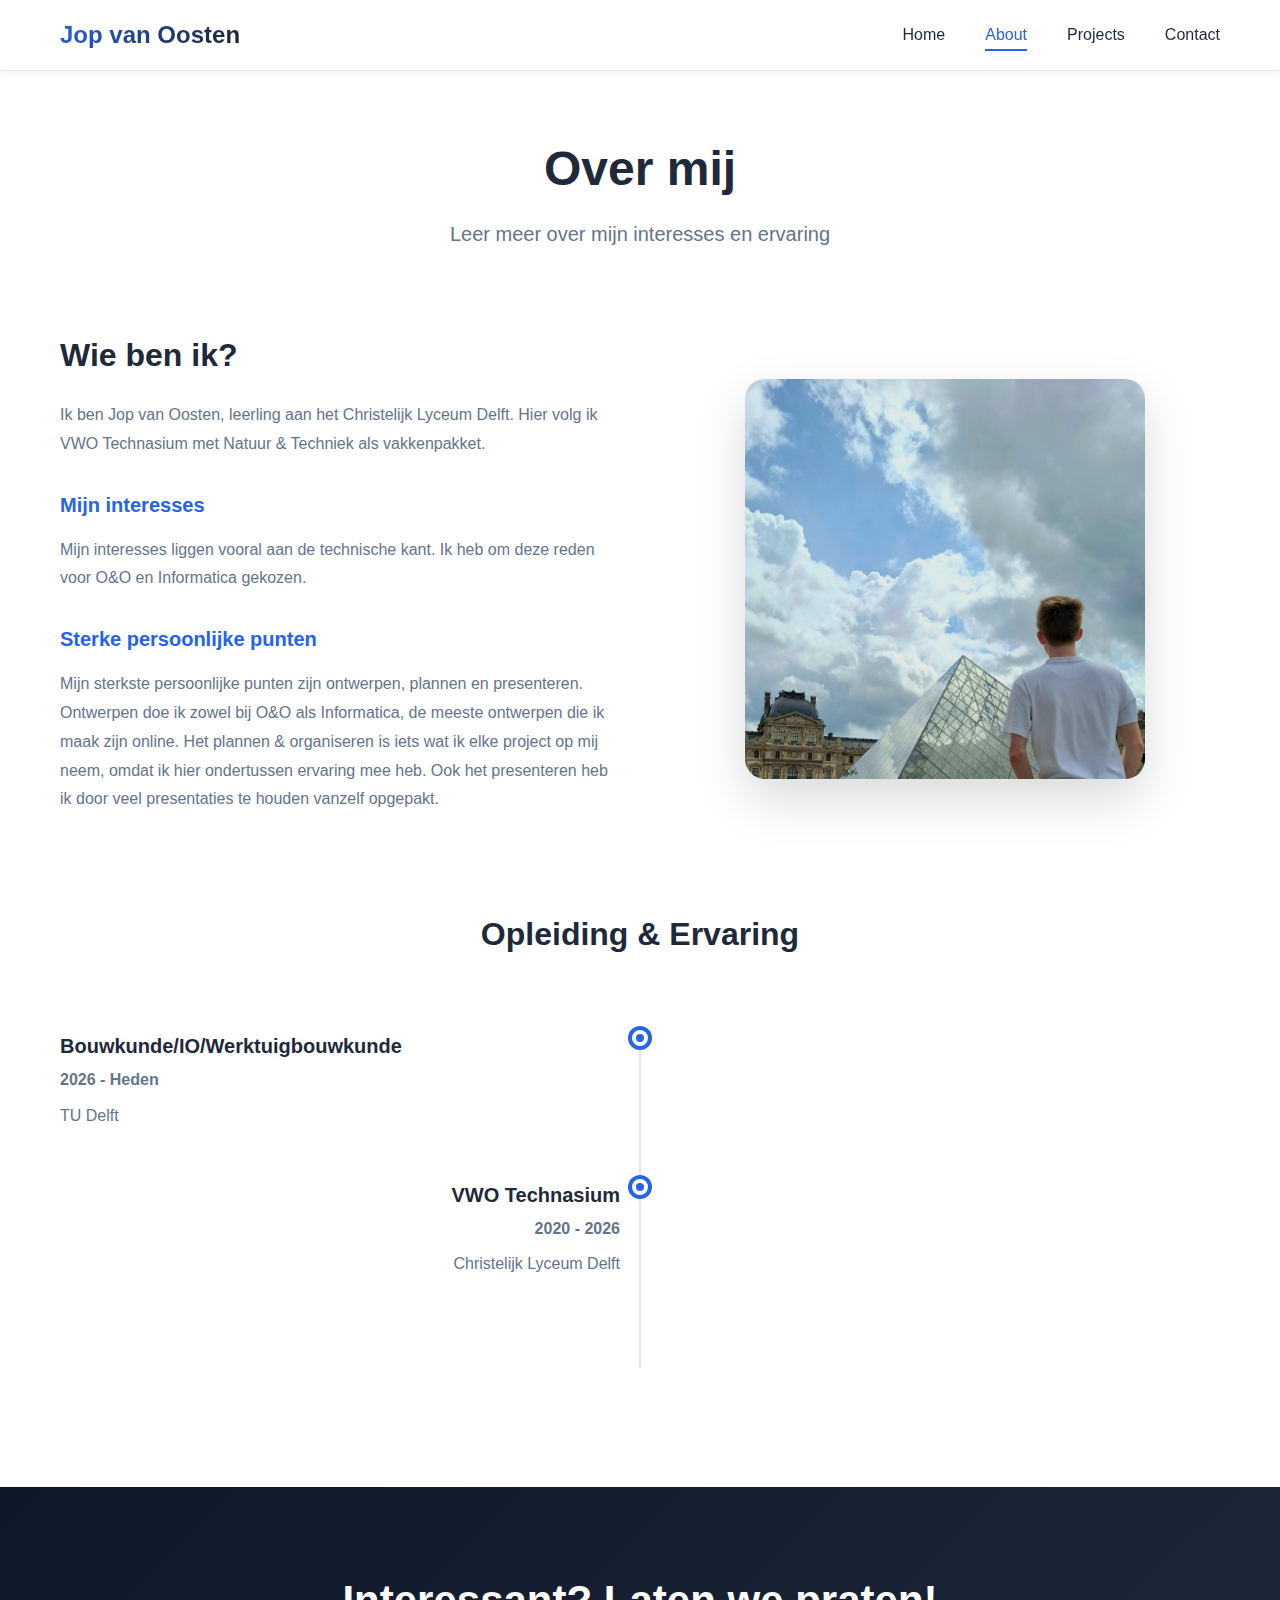
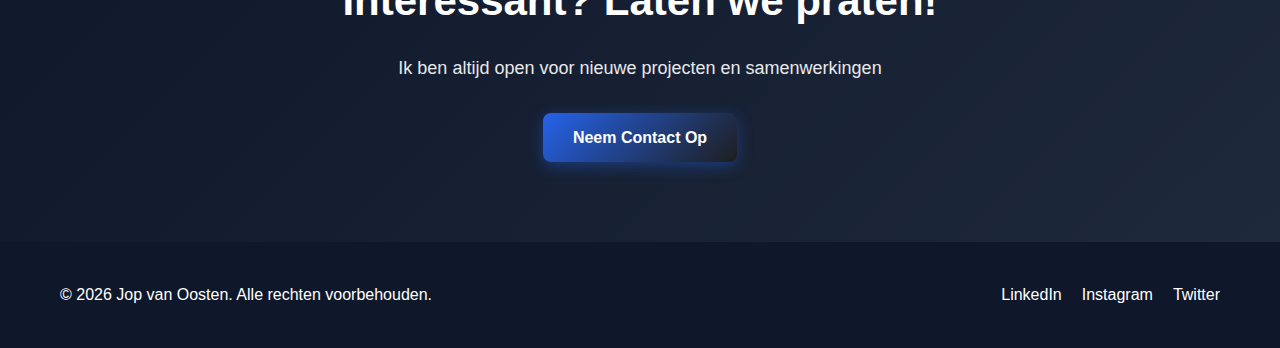
<file: about.html>
<!DOCTYPE html>
<html lang="nl">
<head>
    <meta charset="UTF-8">
    <meta name="viewport" content="width=device-width, initial-scale=1.0">
    <title>Over mij - Jop van Oosten</title>
    <link rel="stylesheet" href="styles.css">
</head>
<body>
    <!-- Navigation -->
    <nav class="navbar">
        <div class="nav-container">
            <div class="logo">Jop van Oosten</div>
            <ul class="nav-menu">
                <li><a href="index.html" class="nav-link">Home</a></li>
                <li><a href="about.html" class="nav-link active">About</a></li>
                <li><a href="projects.html" class="nav-link">Projects</a></li>
                <li><a href="contact.html" class="nav-link">Contact</a></li>
            </ul>
            <div class="hamburger">
                <span></span>
                <span></span>
                <span></span>
            </div>
        </div>
    </nav>

    <!-- About Section -->
    <section class="about">
        <div class="container">
            <div class="about-header">
                <h1>Over mij</h1>
                <p class="about-subtitle">Leer meer over mijn interesses en ervaring</p>
            </div>

            <div class="about-content">
                <div class="about-text">
                    <h2>Wie ben ik?</h2>
                    <p>Ik ben Jop van Oosten, leerling aan het Christelijk Lyceum Delft. Hier volg ik VWO Technasium met Natuur & Techniek als vakkenpakket.</p>
                    
                    <h3>Mijn interesses</h3>
                    <p>Mijn interesses liggen vooral aan de technische kant. Ik heb om deze reden voor O&O en Informatica gekozen.</p>
                    
                    <h3>Sterke persoonlijke punten</h3>
                    <p>Mijn sterkste persoonlijke punten zijn ontwerpen, plannen en presenteren. Ontwerpen doe ik zowel bij O&O als Informatica, de meeste ontwerpen die ik maak zijn online. Het plannen & organiseren is iets wat ik elke project op mij neem, omdat ik hier ondertussen ervaring mee heb. Ook het presenteren heb ik door veel presentaties te houden vanzelf opgepakt.</p>
                </div>

                <div class="about-image">
                    <img src="Afbeeldingen/jopvanoosten.jpeg" alt="Jop van Oosten" class="avatar-large">
                </div>
            </div>

            <!-- Experience Timeline -->
            <section class="timeline">
                <h2>Opleiding & Ervaring</h2>
                <div class="timeline-items">
                    <div class="timeline-item">
                        <div class="timeline-dot"></div>
                        <div class="timeline-content">
                            <h3>Bouwkunde/IO/Werktuigbouwkunde</h3>
                            <p class="timeline-date">2026 - Heden</p>
                            <p>TU Delft</p>
                        </div>
                    </div>
                    <div class="timeline-item">
                        <div class="timeline-dot"></div>
                        <div class="timeline-content">
                            <h3>VWO Technasium</h3>
                            <p class="timeline-date">2020 - 2026</p>
                            <p>Christelijk Lyceum Delft</p>
                        </div>
                    </div>
                </div>
            </section>
        </div>
    </section>

    <!-- CTA Section -->
    <section class="cta">
        <div class="container">
            <h2>Interessant? Laten we praten!</h2>
            <p>Ik ben altijd open voor nieuwe projecten en samenwerkingen</p>
            <a href="contact.html" class="btn btn-primary">Neem Contact Op</a>
        </div>
    </section>

    <!-- Footer -->
    <footer class="footer">
        <div class="container">
            <p>&copy; 2026 Jop van Oosten. Alle rechten voorbehouden.</p>
            <div class="social-links">
                <a href="https://www.linkedin.com/in/jop-van-oosten-0036a23a5" class="social-link" target="_blank" rel="noopener noreferrer">LinkedIn</a>
                <a href="https://www.instagram.com/jopvanoosten/" class="social-link" target="_blank" rel="noopener noreferrer">Instagram</a>
                <a href="https://x.com/jopvanoosten" class="social-link" target="_blank" rel="noopener noreferrer">Twitter</a>
            </div>
        </div>
    </footer>

    <script src="script.js"></script>
</body>
</html>
</file>
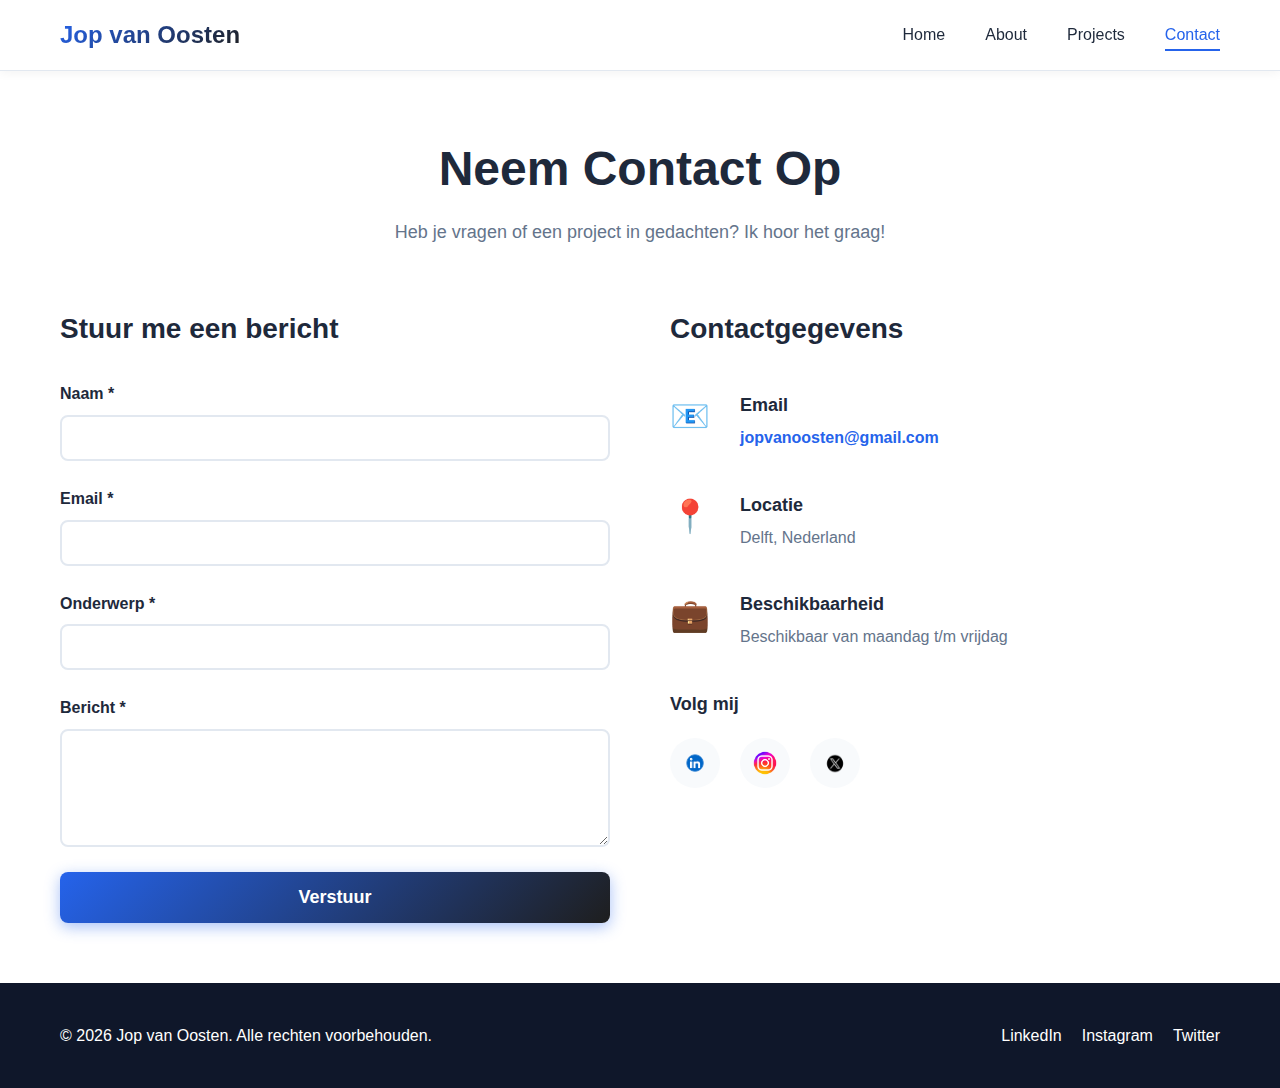
<file: contact.html>
<!DOCTYPE html>
<html lang="nl">
<head>
    <meta charset="UTF-8">
    <meta name="viewport" content="width=device-width, initial-scale=1.0">
    <title>Contact - Jop van Oosten</title>
    <link rel="stylesheet" href="styles.css">
</head>
<body>
    <!-- Navigation -->
    <nav class="navbar">
        <div class="nav-container">
            <div class="logo">Jop van Oosten</div>
            <ul class="nav-menu">
                <li><a href="index.html" class="nav-link">Home</a></li>
                <li><a href="about.html" class="nav-link">About</a></li>
                <li><a href="projects.html" class="nav-link">Projects</a></li>
                <li><a href="contact.html" class="nav-link active">Contact</a></li>
            </ul>
            <div class="hamburger">
                <span></span>
                <span></span>
                <span></span>
            </div>
        </div>
    </nav>

    <!-- Contact Section -->
    <section class="contact">
        <div class="container">
            <div class="page-header">
                <h1>Neem Contact Op</h1>
                <p>Heb je vragen of een project in gedachten? Ik hoor het graag!</p>
            </div>

            <div class="contact-content">
                <!-- Contact Form -->
                <div class="contact-form-section">
                    <h2>Stuur me een bericht</h2>
                    <form class="contact-form" id="contactForm" action="https://formsubmit.co/jopvanoosten@gmail.com" method="POST">
                        <div class="form-group">
                            <label for="name">Naam *</label>
                            <input type="text" id="name" name="name" required>
                        </div>

                        <div class="form-group">
                            <label for="email">Email *</label>
                            <input type="email" id="email" name="email" required>
                        </div>

                        <div class="form-group">
                            <label for="subject">Onderwerp *</label>
                            <input type="text" id="subject" name="subject" required>
                        </div>

                        <div class="form-group">
                            <label for="message">Bericht *</label>
                            <textarea id="message" name="message" rows="5" required></textarea>
                        </div>
                        
                        <input type="hidden" name="_captcha" value="false">
                        <button type="submit" id="submitBtn" class="btn btn-primary btn-large">Verstuur</button>
                    </form>
                    <div class="form-message" id="formMessage"></div>
                </div>

                <!-- Contact Info -->
                <div class="contact-info-section">
                    <h2>Contactgegevens</h2>
                    
                    <div class="contact-info-item">
                        <div class="info-icon">📧</div>
                        <div class="info-content">
                            <h3>Email</h3>
                            <a href="mailto:jopvanoosten@gmail.com">jopvanoosten@gmail.com</a>
                        </div>
                    </div>

                    <div class="contact-info-item">
                        <div class="info-icon">📍</div>
                        <div class="info-content">
                            <h3>Locatie</h3>
                            <p>Delft, Nederland</p>
                        </div>
                    </div>

                    <div class="contact-info-item">
                        <div class="info-icon">💼</div>
                        <div class="info-content">
                            <h3>Beschikbaarheid</h3>
                            <p>Beschikbaar van maandag t/m vrijdag</p>
                        </div>
                    </div>

                    <h3 class="social-title">Volg mij</h3>
                    <div class="social-links-expanded">
                        <a href="https://www.linkedin.com/in/jop-van-oosten-0036a23a5" class="social-link-large" title="LinkedIn" aria-label="LinkedIn" target="_blank" rel="noopener">
                            <img src="Afbeeldingen/linkedinlogo.webp" alt="LinkedIn" class="social-icon">
                        </a>
                        <a href="https://www.instagram.com/jopvanoosten/" class="social-link-large" title="Instagram" aria-label="Instagram" target="_blank" rel="noopener">
                            <img src="Afbeeldingen/instagramlogo.png" alt="Instagram" class="social-icon">
                        </a>
                        <a href="https://x.com/jopvanoosten" class="social-link-large" title="Twitter" aria-label="Twitter" target="_blank" rel="noopener">
                            <img src="Afbeeldingen/twitterlogo.webp" alt="Twitter" class="social-icon">
                        </a>
                    </div>
                </div>
            </div>
        </div>
    </section>

    <!-- Footer -->
    <footer class="footer">
        <div class="container">
            <p>&copy; 2026 Jop van Oosten. Alle rechten voorbehouden.</p>
            <div class="social-links">
                <a href="https://www.linkedin.com/in/jop-van-oosten-0036a23a5" class="social-link" target="_blank" rel="noopener noreferrer">LinkedIn</a>
                <a href="https://www.instagram.com/jopvanoosten/" class="social-link" target="_blank" rel="noopener noreferrer">Instagram</a>
                <a href="https://x.com/jopvanoosten" class="social-link" target="_blank" rel="noopener noreferrer">Twitter</a>
            </div>
        </div>
    </footer>

    <script src="script.js"></script>
</body>
</html>
</file>
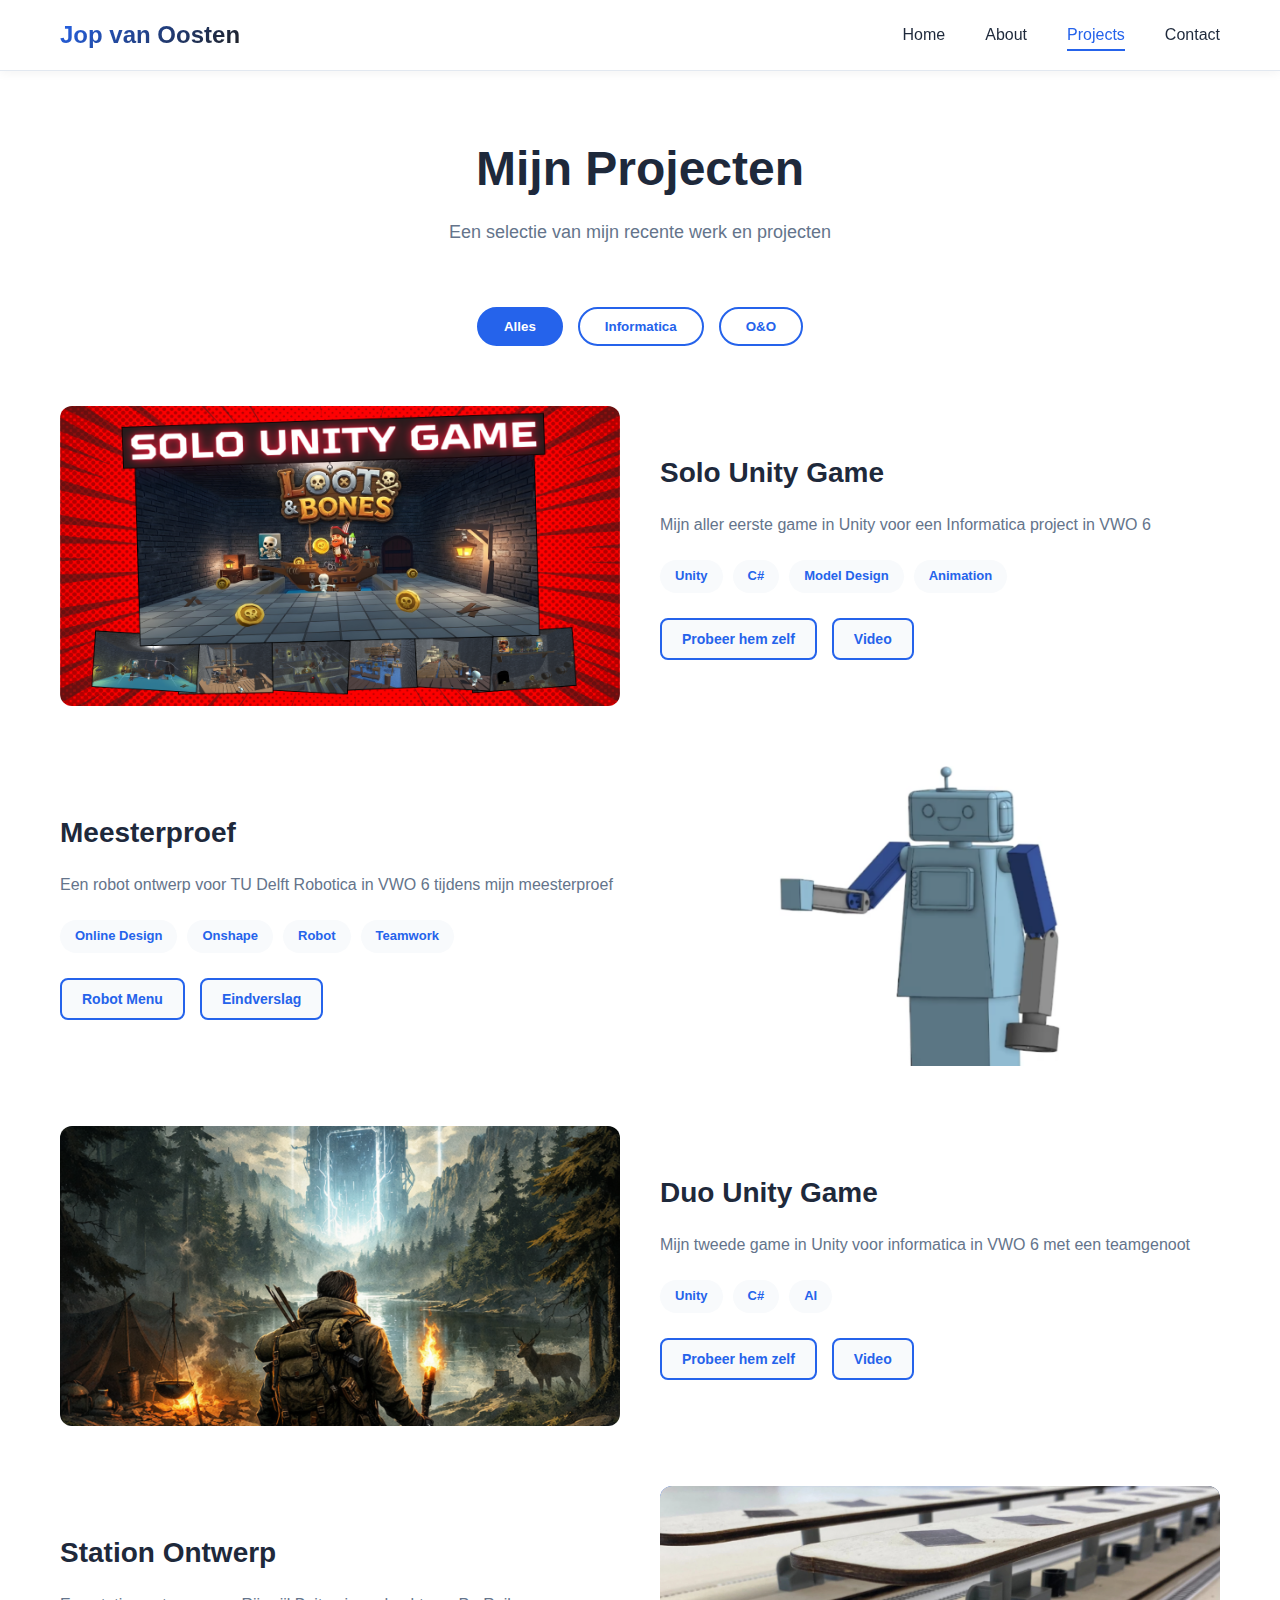
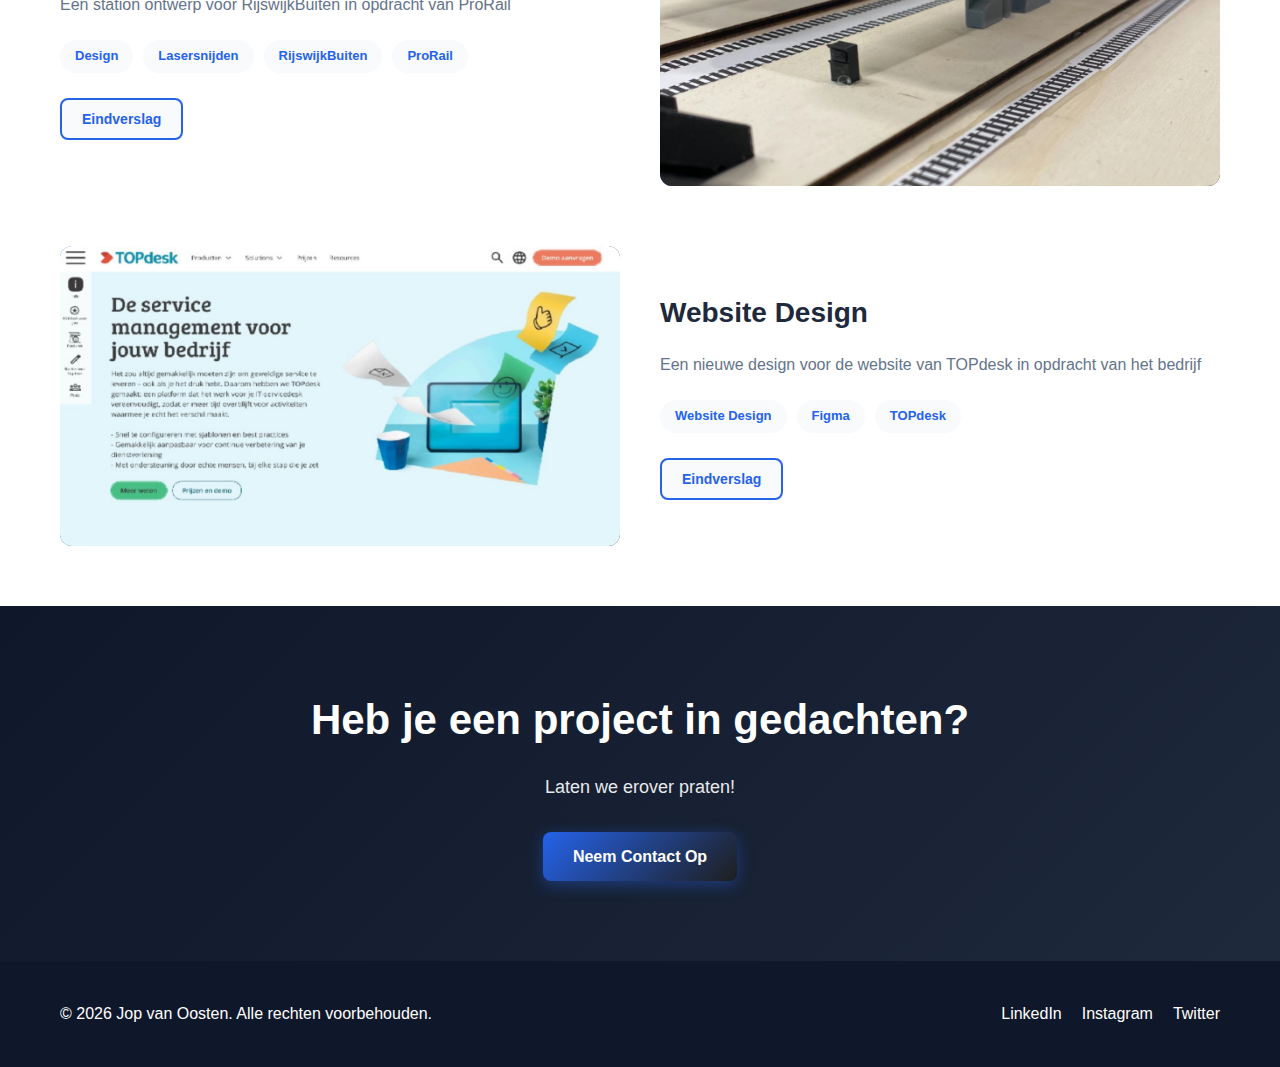
<file: projects.html>
<!DOCTYPE html>
<html lang="nl">
<head>
    <meta charset="UTF-8">
    <meta name="viewport" content="width=device-width, initial-scale=1.0">
    <title>Projecten - Jop van Oosten</title>
    <link rel="stylesheet" href="styles.css">
</head>
<body>
    <!-- Navigation -->
    <nav class="navbar">
        <div class="nav-container">
            <div class="logo">Jop van Oosten</div>
            <ul class="nav-menu">
                <li><a href="index.html" class="nav-link">Home</a></li>
                <li><a href="about.html" class="nav-link">About</a></li>
                <li><a href="projects.html" class="nav-link active">Projects</a></li>
                <li><a href="contact.html" class="nav-link">Contact</a></li>
            </ul>
            <div class="hamburger">
                <span></span>
                <span></span>
                <span></span>
            </div>
        </div>
    </nav>

    <!-- Projects Section -->
    <section class="projects-page">
        <div class="container">
            <div class="page-header">
                <h1>Mijn Projecten</h1>
                <p>Een selectie van mijn recente werk en projecten</p>
            </div>

            <!-- Filter Buttons -->
            <div class="filter-buttons">
                <button class="filter-btn active" data-filter="all">Alles</button>
                <button class="filter-btn" data-filter="informatica">Informatica</button>
                <button class="filter-btn" data-filter="o&o">O&O</button>
            </div>

            <!-- Projects Grid -->
            <div class="projects-detailed">
                <div class="project-detailed" data-category="informatica">
                    <img src="Afbeeldingen/informaticasologame.png" alt="Solo Unity Game" class="project-image-large">
                    <div class="project-info">
                        <h2>Solo Unity Game</h2>
                        <p class="project-description">Mijn aller eerste game in Unity voor een Informatica project in VWO 6</p>
                        <div class="project-tech">
                            <span class="tech-tag">Unity</span>
                            <span class="tech-tag">C#</span>
                            <span class="tech-tag">Model Design</span>
                            <span class="tech-tag">Animation</span>
                        </div>
                        <div class="project-links">
                            <a href="https://play.Unity.com/en/games/0ef94927-2306-4642-bf18-62c9e7a5b773/webgl-builds" class="btn btn-secondary btn-small" target="_blank" rel="noopener noreferrer">Probeer hem zelf</a>
                            <a href="https://youtu.be/s7_bXZ4s2m4" class="btn btn-secondary btn-small" target="_blank" rel="noopener noreferrer">Video</a>
                        </div>
                    </div>
                </div>

                <div class="project-detailed" data-category="o&o">
                    <img src="Afbeeldingen/robotontwerpo&omeesterproef.png" alt="Ontwerp Project" class="project-image-large">
                    <div class="project-info">
                        <h2>Meesterproef</h2>
                        <p class="project-description">Een robot ontwerp voor TU Delft Robotica in VWO 6 tijdens mijn meesterproef</p>
                        <div class="project-tech">
                            <span class="tech-tag">Online Design</span>
                            <span class="tech-tag">Onshape</span>
                            <span class="tech-tag">Robot</span>
                            <span class="tech-tag">Teamwork</span>
                        </div>
                        <div class="project-links">
                            <a href="https://sites.google.com/chrlyceumdelft.nl/struxure/homepage" class="btn btn-secondary btn-small" target="_blank" rel="noopener noreferrer">Robot Menu</a>
                            <a href="https://docs.google.com/document/d/1R4pj8T_CofWxgP4CH65rhnZlz-AeqWPBgi8iWHMXp2A/edit?usp=drive_link" class="btn btn-secondary btn-small" target="_blank" rel="noopener noreferrer">Eindverslag</a>
                        </div>
                    </div>
                </div>

                <div class="project-detailed" data-category="informatica">
                    <img src="Afbeeldingen/informaticaduogame.png" alt="Informatica Project" class="project-image-large">
                    <div class="project-info">
                        <h2>Duo Unity Game</h2>
                        <p class="project-description">Mijn tweede game in Unity voor informatica in VWO 6 met een teamgenoot</p>
                        <div class="project-tech">
                            <span class="tech-tag">Unity</span>
                            <span class="tech-tag">C#</span>
                            <span class="tech-tag">AI</span>
                        </div>
                        <div class="project-links">
                            <a href="#" class="btn btn-secondary btn-small" target="_blank" rel="noopener noreferrer">Probeer hem zelf</a>
                            <a href="#" class="btn btn-secondary btn-small" target="_blank" rel="noopener noreferrer">Video</a>
                        </div>
                    </div>
                </div>

                <div class="project-detailed" data-category="o&o">
                    <img src="Afbeeldingen/stationprorail.png" alt="O&O Project" class="project-image-large">
                    <div class="project-info">
                        <h2>Station Ontwerp</h2>
                        <p class="project-description">Een station ontwerp voor RijswijkBuiten in opdracht van ProRail</p>
                        <div class="project-tech">
                            <span class="tech-tag">Design</span>
                            <span class="tech-tag">Lasersnijden</span>
                            <span class="tech-tag">RijswijkBuiten</span>
                            <span class="tech-tag">ProRail</span>
                        </div>
                        <div class="project-links">
                            <a href="https://docs.google.com/document/d/1v0AXlNtHGRi5smgdgn_2383i8flFSnoiFm_Y_zstujY/edit?usp=drive_link" class="btn btn-secondary btn-small" target="_blank" rel="noopener noreferrer">Eindverslag</a>
                        </div>
                    </div>
                </div>

                <div class="project-detailed" data-category="o&o">
                    <img src="Afbeeldingen/websitetopdesk.png" alt="Informatica Project" class="project-image-large">
                    <div class="project-info">
                        <h2>Website Design</h2>
                        <p class="project-description">Een nieuwe design voor de website van TOPdesk in opdracht van het bedrijf</p>
                        <div class="project-tech">
                            <span class="tech-tag">Website Design</span>
                            <span class="tech-tag">Figma</span>
                            <span class="tech-tag">TOPdesk</span>
                        </div>
                        <div class="project-links">
                            <a href="https://docs.google.com/document/d/1zzha2z_YxvGWKcR78FiRzLSYj5_5sAWooIaAO0PuTE4/edit?usp=sharing" class="btn btn-secondary btn-small" target="_blank" rel="noopener noreferrer">Eindverslag</a>
                        </div>
                    </div>
                </div>

            </div>
        </div>
    </section>

    <!-- CTA Section -->
    <section class="cta">
        <div class="container">
            <h2>Heb je een project in gedachten?</h2>
            <p>Laten we erover praten!</p>
            <a href="contact.html" class="btn btn-primary">Neem Contact Op</a>
        </div>
    </section>

    <!-- Footer -->
    <footer class="footer">
        <div class="container">
            <p>&copy; 2026 Jop van Oosten. Alle rechten voorbehouden.</p>
            <div class="social-links">
                <a href="https://www.linkedin.com/in/jop-van-oosten-0036a23a5" class="social-link" target="_blank" rel="noopener noreferrer">LinkedIn</a>
                <a href="https://www.instagram.com/jopvanoosten/" class="social-link" target="_blank" rel="noopener noreferrer">Instagram</a>
                <a href="https://x.com/jopvanoosten" class="social-link" target="_blank" rel="noopener noreferrer">Twitter</a>
            </div>
        </div>
    </footer>

    <script src="script.js"></script>
</body>
</html>
</file>
<file: styles.css>
/* ==================== Global Styles ==================== */

:root {
    --primary-color: #2563eb;
    --secondary-color: #1e1e1e;
    --dark-bg: #0f172a;
    --light-bg: #f8fafc;
    --text-dark: #1e293b;
    --text-light: #64748b;
    --white: #ffffff;
    --border-color: #e2e8f0;
    --shadow: 0 10px 30px rgba(0, 0, 0, 0.1);
    --shadow-lg: 0 20px 50px rgba(0, 0, 0, 0.15);
}

* {
    margin: 0;
    padding: 0;
    box-sizing: border-box;
}

html {
    scroll-behavior: smooth;
}

body {
    font-family: -apple-system, BlinkMacSystemFont, 'Segoe UI', Roboto, Oxygen, Ubuntu, Cantarell, sans-serif;
    background-color: var(--white);
    color: var(--text-dark);
    line-height: 1.6;
}

.container {
    max-width: 1200px;
    margin: 0 auto;
    padding: 0 20px;
}

/* ==================== Navigation ==================== */

.navbar {
    background: var(--white);
    border-bottom: 1px solid var(--border-color);
    position: sticky;
    top: 0;
    z-index: 1000;
    box-shadow: 0 2px 10px rgba(0, 0, 0, 0.05);
}

.nav-container {
    max-width: 1200px;
    margin: 0 auto;
    padding: 0 20px;
    display: flex;
    justify-content: space-between;
    align-items: center;
    height: 70px;
}

.logo {
    font-size: 24px;
    font-weight: 700;
    background: linear-gradient(135deg, var(--primary-color), var(--secondary-color));
    -webkit-background-clip: text;
    -webkit-text-fill-color: transparent;
    background-clip: text;
}

.nav-menu {
    display: flex;
    list-style: none;
    gap: 40px;
}

.nav-link {
    text-decoration: none;
    color: var(--text-dark);
    font-weight: 500;
    transition: all 0.3s ease;
    position: relative;
}

.nav-link:hover,
.nav-link.active {
    color: var(--primary-color);
}

.nav-link.active::after {
    content: '';
    position: absolute;
    bottom: -8px;
    left: 0;
    width: 100%;
    height: 2px;
    background: var(--primary-color);
}

.hamburger {
    display: none;
    flex-direction: column;
    cursor: pointer;
}

.hamburger span {
    width: 25px;
    height: 3px;
    background: var(--text-dark);
    margin: 5px 0;
    transition: 0.3s;
}

/* ==================== Hero Section ==================== */

.hero {
    display: flex;
    align-items: center;
    justify-content: space-between;
    min-height: 90vh;
    padding: 60px 20px;
    background: linear-gradient(135deg, #e0e7ff 0%, #dbeafe 100%);
}

.hero-content {
    flex: 1;
    max-width: 600px;
    padding-left: 40px;
}

.hero-title {
    font-size: 64px;
    font-weight: 800;
    margin-bottom: 20px;
    color: var(--text-dark);
    line-height: 1.1;
}

.hero-subtitle {
    font-size: 28px;
    color: var(--primary-color);
    font-weight: 600;
    margin-bottom: 15px;
}

.hero-description {
    font-size: 18px;
    color: var(--text-light);
    margin-bottom: 40px;
    line-height: 1.8;
}

.hero-buttons {
    display: flex;
    gap: 20px;
    flex-wrap: wrap;
}

.hero-image {
    flex: 1;
    display: flex;
    justify-content: center;
    align-items: center;
}

.avatar {
    width: 300px;
    height: 300px;
    object-fit: cover;
    border-radius: 20px;
    box-shadow: var(--shadow-lg);
    animation: float 3s ease-in-out infinite;
}

@keyframes float {
    0%, 100% { transform: translateY(0); }
    50% { transform: translateY(-20px); }
}

.avatar-large {
    width: 400px;
    height: 400px;
    background: linear-gradient(135deg, var(--primary-color), var(--secondary-color));
    border-radius: 20px;
    box-shadow: var(--shadow-lg);
}

/* ==================== Buttons ==================== */

.btn {
    display: inline-block;
    padding: 12px 30px;
    border-radius: 8px;
    text-decoration: none;
    font-weight: 600;
    transition: all 0.3s ease;
    border: none;
    cursor: pointer;
    font-size: 16px;
}

.btn-primary {
    background: linear-gradient(135deg, #2563eb, #1e1e1e);
    color: var(--white);
    box-shadow: 0 4px 15px rgba(37, 99, 235, 0.4);
}

.btn-primary:hover {
    transform: translateY(-3px);
    box-shadow: 0 6px 20px rgba(37, 99, 235, 0.6);
}

.btn-secondary {
    background: var(--light-bg);
    color: var(--primary-color);
    border: 2px solid var(--primary-color);
}

.btn-secondary:hover {
    background: var(--primary-color);
    color: var(--white);
}

.btn-large {
    padding: 15px 40px;
    font-size: 18px;
}

.btn-small {
    padding: 8px 20px;
    font-size: 14px;
}

.btn-link {
    color: var(--primary-color);
    text-decoration: none;
    font-weight: 600;
    transition: all 0.3s ease;
}

.btn-link:hover {
    color: var(--secondary-color);
}

/* ==================== Featured Projects ==================== */

.featured-projects {
    padding: 80px 20px;
    background: var(--light-bg);
}

.featured-projects h2 {
    text-align: center;
    font-size: 42px;
    margin-bottom: 60px;
}

.projects-grid {
    display: grid;
    grid-template-columns: repeat(auto-fit, minmax(300px, 1fr));
    gap: 30px;
}

.project-card {
    background: var(--white);
    border-radius: 12px;
    overflow: hidden;
    box-shadow: var(--shadow);
    transition: all 0.3s ease;
}

.project-card:hover {
    transform: translateY(-10px);
    box-shadow: var(--shadow-lg);
}

.project-image {
    width: 100%;
    height: 200px;
    object-fit: cover;
    display: block;
}

.project-card h3 {
    font-size: 20px;
    padding: 20px 20px 10px;
    color: var(--text-dark);
}

.project-card p {
    padding: 0 20px;
    color: var(--text-light);
    font-size: 14px;
}

.project-card .btn-link {
    display: inline-block;
    padding: 20px;
}

/* ==================== Skills Section ==================== */

.skills {
    padding: 80px 20px;
}

.skills h2 {
    text-align: center;
    font-size: 42px;
    margin-bottom: 60px;
}

.skills-grid {
    display: grid;
    grid-template-columns: repeat(auto-fit, minmax(250px, 1fr));
    gap: 30px;
}

.skill {
    background: var(--light-bg);
    padding: 40px;
    border-radius: 12px;
    text-align: center;
    transition: all 0.3s ease;
}

.skill:hover {
    transform: translateY(-10px);
    background: linear-gradient(135deg, #2563eb, #1e1e1e);
    color: var(--white);
}

.skill-icon {
    font-size: 48px;
    margin-bottom: 20px;
}

.skill h3 {
    font-size: 20px;
    margin-bottom: 10px;
}

.skill p {
    color: var(--text-light);
}

.skill:hover p {
    color: rgba(255, 255, 255, 0.9);
}

/* ==================== CTA Section ==================== */

.cta {
    background: linear-gradient(135deg, var(--dark-bg), #1e293b);
    color: var(--white);
    padding: 80px 20px;
    text-align: center;
}

.cta h2 {
    font-size: 42px;
    margin-bottom: 20px;
}

.cta p {
    font-size: 18px;
    margin-bottom: 30px;
    opacity: 0.9;
}

/* ==================== About Page ==================== */

.about {
    padding: 60px 20px;
}

.about-header {
    text-align: center;
    margin-bottom: 80px;
}

.about-header h1 {
    font-size: 48px;
    margin-bottom: 10px;
}

.about-subtitle {
    font-size: 20px;
    color: var(--text-light);
}

.about-content {
    display: grid;
    grid-template-columns: 1fr 1fr;
    gap: 60px;
    align-items: center;
    margin-bottom: 80px;
}

.about-text h2 {
    font-size: 32px;
    margin-bottom: 20px;
    color: var(--text-dark);
}

.about-text h3 {
    font-size: 20px;
    margin-top: 30px;
    margin-bottom: 15px;
    color: var(--primary-color);
}

.about-text p {
    color: var(--text-light);
    margin-bottom: 15px;
    line-height: 1.8;
}

.about-image {
    display: flex;
    justify-content: center;
}

/* ==================== Timeline ==================== */

.timeline {
    margin-bottom: 80px;
}

.timeline h2 {
    font-size: 32px;
    margin-bottom: 50px;
    text-align: center;
}

.timeline-items {
    position: relative;
    padding: 20px 0;
}

.timeline-items::before {
    content: '';
    position: absolute;
    left: 50%;
    transform: translateX(-50%);
    width: 2px;
    height: 100%;
    background: var(--border-color);
}

.timeline-item {
    margin-bottom: 50px;
    display: grid;
    grid-template-columns: 1fr 1fr;
    gap: 40px;
    position: relative;
}

.timeline-item:nth-child(even) {
    text-align: right;
}

.timeline-item:nth-child(even) .timeline-content {
    grid-column: 1;
}

.timeline-dot {
    position: absolute;
    left: 50%;
    top: 0;
    transform: translateX(-50%);
    width: 16px;
    height: 16px;
    background: var(--primary-color);
    border: 4px solid var(--white);
    border-radius: 50%;
    z-index: 1;
    box-shadow: 0 0 0 4px var(--primary-color);
}

.timeline-content h3 {
    font-size: 20px;
    margin-bottom: 5px;
}

.timeline-date {
    color: var(--primary-color);
    font-weight: 600;
    margin-bottom: 10px;
}

.timeline-content p {
    color: var(--text-light);
}

/* ==================== Education ==================== */

.education {
    background: var(--light-bg);
    padding: 40px;
    border-radius: 12px;
}

.education h2 {
    font-size: 32px;
    margin-bottom: 40px;
}

.education-items {
    display: grid;
    grid-template-columns: 1fr 1fr;
    gap: 40px;
}

.education-item {
    background: var(--white);
    padding: 30px;
    border-radius: 8px;
}

.education-item h3 {
    font-size: 20px;
    margin-bottom: 5px;
    color: var(--primary-color);
}

.education-date {
    color: var(--text-light);
    font-size: 14px;
    margin-bottom: 10px;
}

.education-item p:last-child {
    color: var(--text-light);
    font-size: 14px;
}

/* ==================== Projects Page ==================== */

.projects-page {
    padding: 60px 20px;
}

.page-header {
    text-align: center;
    margin-bottom: 60px;
}

.page-header h1 {
    font-size: 48px;
    margin-bottom: 10px;
}

.page-header p {
    font-size: 18px;
    color: var(--text-light);
}

.filter-buttons {
    display: flex;
    justify-content: center;
    gap: 15px;
    margin-bottom: 60px;
    flex-wrap: wrap;
}

.filter-btn {
    padding: 10px 25px;
    border: 2px solid var(--primary-color);
    background: transparent;
    color: var(--primary-color);
    border-radius: 25px;
    cursor: pointer;
    font-weight: 600;
    transition: all 0.3s ease;
}

.filter-btn.active,
.filter-btn:hover {
    background: var(--primary-color);
    color: var(--white);
}

.projects-detailed {
    display: grid;
    grid-template-columns: 1fr;
    gap: 60px;
}

.project-detailed {
    display: grid;
    grid-template-columns: 1fr 1fr;
    gap: 40px;
    align-items: center;
    opacity: 1;
    animation: fadeIn 0.5s ease;
}

.project-detailed:nth-child(even) {
    grid-template-columns: 1fr 1fr;
    direction: rtl;
}

.project-detailed:nth-child(even) .project-info {
    direction: ltr;
}

@keyframes fadeIn {
    from {
        opacity: 0;
        transform: translateY(20px);
    }
    to {
        opacity: 1;
        transform: translateY(0);
    }
}

.project-image-large {
    width: 100%;
    height: 300px;
    background: linear-gradient(135deg, var(--primary-color), var(--secondary-color));
    border-radius: 12px;
}

.project-info h2 {
    font-size: 28px;
    margin-bottom: 15px;
    color: var(--text-dark);
}

.project-description {
    color: var(--text-light);
    margin-bottom: 20px;
    font-size: 16px;
    line-height: 1.8;
}

.project-tech {
    display: flex;
    gap: 10px;
    margin-bottom: 25px;
    flex-wrap: wrap;
}

.tech-tag {
    background: var(--light-bg);
    color: var(--primary-color);
    padding: 6px 15px;
    border-radius: 20px;
    font-size: 13px;
    font-weight: 600;
}

.project-links {
    display: flex;
    gap: 15px;
}

/* ==================== Contact Page ==================== */

.contact {
    padding: 60px 20px;
}

.contact-content {
    display: grid;
    grid-template-columns: 1fr 1fr;
    gap: 60px;
    margin-top: 60px;
}

.contact-form-section h2 {
    font-size: 28px;
    margin-bottom: 30px;
}

.contact-form {
    display: flex;
    flex-direction: column;
    gap: 25px;
}

.form-group {
    display: flex;
    flex-direction: column;
}

.form-group label {
    font-weight: 600;
    margin-bottom: 8px;
    color: var(--text-dark);
}

.form-group input,
.form-group textarea {
    padding: 12px 15px;
    border: 2px solid var(--border-color);
    border-radius: 8px;
    font-size: 16px;
    font-family: inherit;
    transition: all 0.3s ease;
}

.form-group input:focus,
.form-group textarea:focus {
    outline: none;
    border-color: var(--primary-color);
    box-shadow: 0 0 0 3px rgba(99, 102, 241, 0.1);
}

.form-message {
    padding: 15px;
    border-radius: 8px;
    display: none;
    margin-top: 15px;
}

.form-message.success {
    display: block;
    background: #d4edda;
    color: #155724;
    border: 1px solid #c3e6cb;
}

.form-message.error {
    display: block;
    background: #f8d7da;
    color: #721c24;
    border: 1px solid #f5c6cb;
}

.contact-info-section h2 {
    font-size: 28px;
    margin-bottom: 40px;
}

.contact-info-item {
    display: flex;
    gap: 20px;
    margin-bottom: 40px;
    align-items: flex-start;
}

.info-icon {
    font-size: 32px;
    min-width: 50px;
}

.info-content h3 {
    font-size: 18px;
    margin-bottom: 5px;
}

.info-content p,
.info-content a {
    color: var(--text-light);
}

.info-content a {
    text-decoration: none;
    color: var(--primary-color);
    font-weight: 600;
}

.social-title {
    font-size: 18px;
    margin: 40px 0 20px;
}

.social-links-expanded {
    display: flex;
    gap: 20px;
}

.social-link-large {
    width: 50px;
    height: 50px;
    background: var(--light-bg);
    border-radius: 50%;
    display: flex;
    align-items: center;
    justify-content: center;
    color: var(--primary-color);
    text-decoration: none;
    font-weight: 600;
    font-size: 18px;
    transition: all 0.3s ease;
}

.social-link-large:hover {
    background: var(--primary-color);
    color: var(--white);
    transform: translateY(-5px);
}

/* Social icons as images */
.social-link-large .social-icon {
    width: 28px;
    height: 28px;
    max-width: 100%;
    max-height: 100%;
    object-fit: contain;
    display: block;
}

.social-link-large:hover .social-icon {
    filter: none;
    transition: filter 0.2s ease, transform 0.12s ease;
    transform: translateY(-2px);
}

/* ==================== Footer ==================== */

.footer {
    background: var(--dark-bg);
    color: var(--white);
    padding: 40px 20px;
    text-align: center;
}

.footer .container {
    display: flex;
    justify-content: space-between;
    align-items: center;
}

.social-links {
    display: flex;
    gap: 20px;
}

.social-link {
    color: var(--white);
    text-decoration: none;
    transition: all 0.3s ease;
}

.social-link:hover {
    color: var(--primary-color);
}

/* ==================== Responsive Design ==================== */

@media (max-width: 768px) {
    .hero {
        flex-direction: column;
        text-align: center;
        min-height: auto;
        padding: 40px 20px;
    }

    .hero-title {
        font-size: 42px;
    }

    .hero-subtitle {
        font-size: 20px;
    }

    .hero-image {
        margin-top: 40px;
    }

    .avatar {
        width: 200px;
        height: 200px;
    }

    .avatar-large {
        width: 250px;
        height: 250px;
    }

    .hero-buttons {
        justify-content: center;
    }

    .nav-menu {
        gap: 20px;
    }

    .hamburger {
        display: flex;
    }

    .nav-menu.active {
        position: absolute;
        top: 70px;
        left: 0;
        right: 0;
        flex-direction: column;
        background: var(--white);
        border-bottom: 1px solid var(--border-color);
        padding: 20px;
        gap: 15px;
    }

    .nav-link {
        display: block;
    }

    .about-content {
        grid-template-columns: 1fr;
    }

    .timeline-items::before {
        left: 10px;
    }

    .timeline-item {
        grid-template-columns: 1fr;
        gap: 0;
        padding-left: 40px;
        text-align: left;
    }

    .timeline-item:nth-child(even) {
        text-align: left;
    }

    .timeline-dot {
        left: 0;
    }

    .education-items {
        grid-template-columns: 1fr;
    }

    .project-detailed {
        grid-template-columns: 1fr;
    }

    .project-detailed:nth-child(even) {
        direction: ltr;
    }

    .project-detailed:nth-child(even) .project-info {
        direction: ltr;
    }

    .contact-content {
        grid-template-columns: 1fr;
    }

    .footer .container {
        flex-direction: column;
        gap: 20px;
    }

    .page-header h1 {
        font-size: 32px;
    }

    .featured-projects h2,
    .skills h2 {
        font-size: 28px;
    }

    .cta h2 {
        font-size: 28px;
    }
}

@media (max-width: 480px) {
    .hero-title {
        font-size: 28px;
    }

    .hero-subtitle {
        font-size: 16px;
    }

    .hero-buttons {
        flex-direction: column;
    }

    .btn {
        width: 100%;
        text-align: center;
    }

    .nav-menu {
        gap: 10px;
    }

    .projects-grid {
        grid-template-columns: 1fr;
    }

    .skills-grid {
        grid-template-columns: 1fr;
    }
}
</file>
